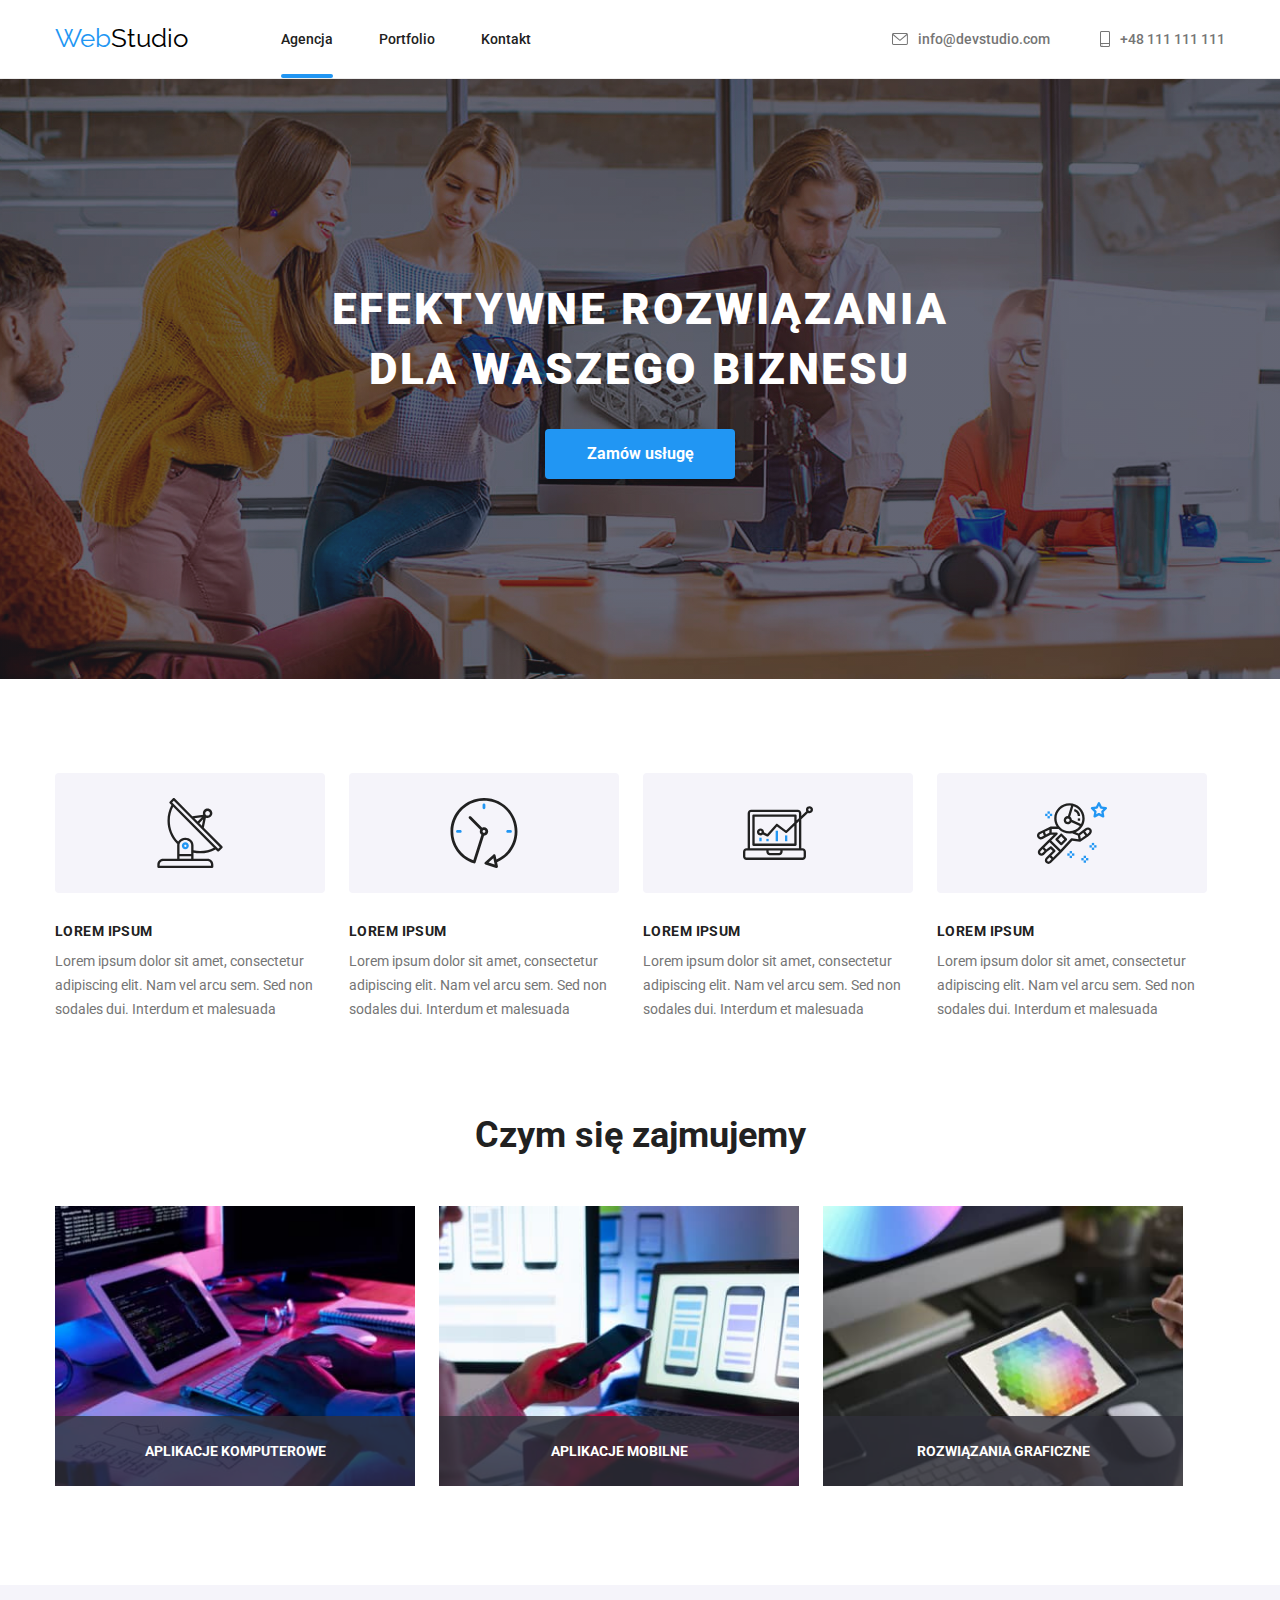
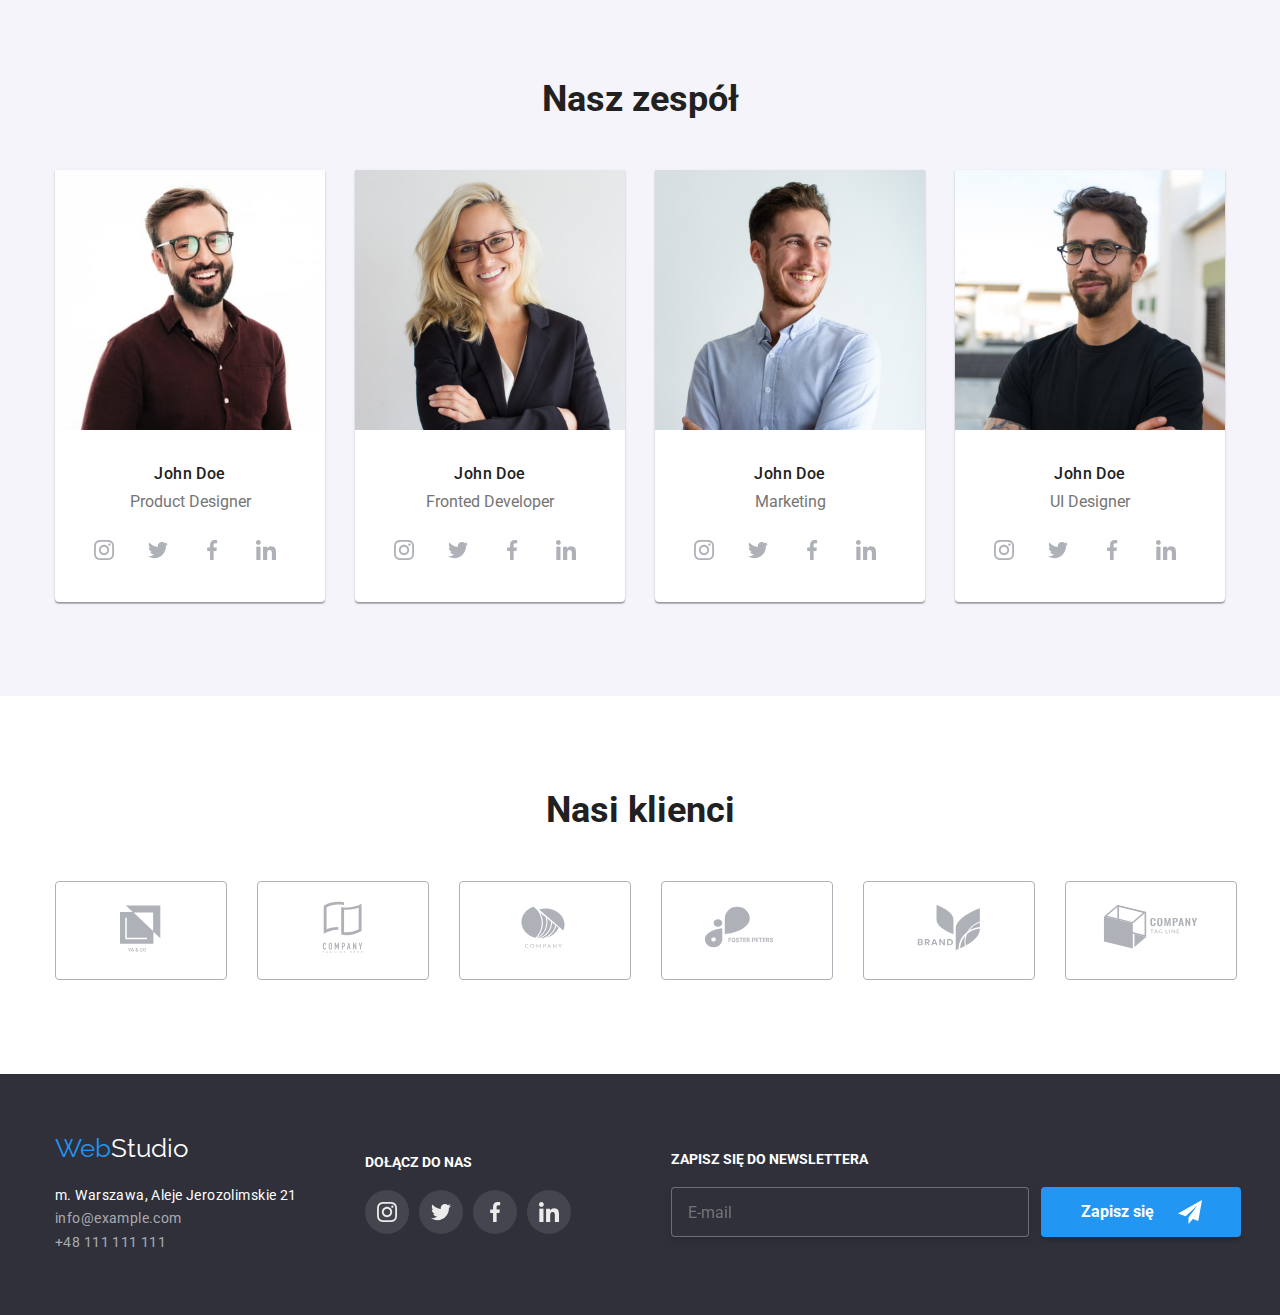
<file: index.html>
<!DOCTYPE html>
<html lang="pl">

<head>
	<meta charset="UTF-8" />
	<meta http-equiv="X-UA-Compatible" content="IE=edge" />
	<meta name="viewport" content="width=, initial-scale=1.0" />
	<title>HM2- Main Page</title>
	<link rel="preconnect" href="https://fonts.googleapis.com" />
	<link rel="preconnect" href="https://fonts.gstatic.com" crossorigin />
	<link
		href="https://fonts.googleapis.com/css2?family=Raleway:wght@700&family=Roboto:wght@400;500;700;900&display=swap"
		rel="stylesheet" />
	<link rel="stylesheet" href="https://cdnjs.cloudflare.com/ajax/libs/modern-normalize/1.1.0/modern-normalize.min.css"
		integrity="sha512-wpPYUAdjBVSE4KJnH1VR1HeZfpl1ub8YT/NKx4PuQ5NmX2tKuGu6U/JRp5y+Y8XG2tV+wKQpNHVUX03MfMFn9Q=="
		crossorigin="anonymous" referrerpolicy="no-referrer" />
	<link rel="stylesheet" href="./css/modern-normalize.min.css">
	<link rel="stylesheet" href="./css/styles.css" />
</head>

<body>
	<!-- Header, nav, logo -->
	<header class="header">
		<div class="header-container container">
			<nav class="navigation">
				<a class="logo" href="index.html" title="Strona główna"><span class="blue-logo">Web</span>Studio</a>
				<ul class="nav-list">
					<li class="nav-item">
						<a class="nav-link is-active" href="#">Agencja</a>
					</li>
					<li class="nav-item">
						<a class="nav-link" href="portfolio.html">Portfolio</a>
					</li>
					<li class="nav-item">
						<a class="nav-link" href="#">Kontakt</a>
					</li>
				</ul>
			</nav>
			<ul class="contact-list">
				<li class="contact-item">
					<a class="contact-link" href="mailto:info@devstudio.com">
						<svg class="contact-icon" width="16" height="12">
							<use href="./images/icons.svg#icon-envelope"></use>
						</svg>info@devstudio.com</a>
				</li>
				<li class="contact-item">
					<a class="contact-link" href="tel:+48111111111">
						<svg class="contact-icon" width="10" height="16">
							<use href="./images/icons.svg#icon-smartphone"></use>
						</svg>+48 111 111 111</a>
				</li>
			</ul>
		</div>
	</header>
	<!-- Hero -->
	<main class="main">
		<section class="hero section">
			<div class="hero-content">
				<h1 class="hero-title">
					EFEKTYWNE ROZWIĄZANIA<br/>
					DLA WASZEGO BIZNESU
				</h1>
				<button type="button" class="btn-hero" data-modal-open>Zamów usługę</button>
			</div>
		</section>
		<!-- Section lorem -->
		<section class="lorem container">
			<ul class="lorem-list">
				<li class="lorem-item">
					<div class="lorem-box">
						<svg width="70" height="70">
							<use href="./images/icons.svg#icon-antenna"></use>
						</svg>
					</div>
					<h3 class="lorem-title">LOREM IPSUM</h3>
					<p class="lorem-text">
						Lorem ipsum dolor sit amet, consectetur adipiscing elit. Nam vel
						arcu sem. Sed non sodales dui. Interdum et malesuada
					</p>
				</li>
				<li class="lorem-item">
					<div class="lorem-box">
						<svg width="70" height="70">
							<use href="./images/icons.svg#icon-clock"></use>
						</svg>
					</div>
					<h3 class="lorem-title">LOREM IPSUM</h3>
					<p class="lorem-text">
						Lorem ipsum dolor sit amet, consectetur adipiscing elit. Nam vel
						arcu sem. Sed non sodales dui. Interdum et malesuada
					</p>
				</li>
				<li class="lorem-item">
					<div class="lorem-box">
						<svg width="70" height="70">
							<use href="./images/icons.svg#icon-diagram"></use>
						</svg>
					</div>
					<h3 class="lorem-title">LOREM IPSUM</h3>
					<p class="lorem-text">
						Lorem ipsum dolor sit amet, consectetur adipiscing elit. Nam vel
						arcu sem. Sed non sodales dui. Interdum et malesuada
					</p>
				</li>
				<li class="lorem-item">
					<div class="lorem-box">
						<svg width="70" height="70">
							<use href="./images/icons.svg#icon-astronaut"></use>
						</svg>
					</div>
					<h3 class="lorem-title">LOREM IPSUM</h3>
					<p class="lorem-text">
						Lorem ipsum dolor sit amet, consectetur adipiscing elit. Nam vel
						arcu sem. Sed non sodales dui. Interdum et malesuada
					</p>
				</li>
			</ul>
		</section>
		<!-- our Job offer  -->
		<section class="offer container">
			<h2 class="offer-title">Czym się zajmujemy</h2>
			<ul class="offer-list">
				<li class="offer-item">
					<img src="./images/ourJob/biuro1.jpg" alt="zajęcie1" title="zajęcie1" width="360" height="280" />
					<p class="offer-description">Aplikacje komputerowe</p>
				</li>
				<li class="offer-item">
					<img src="./images/ourJob/biuro2.jpg" alt="zajęcie2" title="zajęcie2" width="360" height="280" />
					<p class="offer-description">Aplikacje mobilne</p>
				</li>
				<li class="offer-item">
					<img src="./images/ourJob/biuro3.jpg" alt="zajęcie3" title="zajęcie3" width="360" height="280" />
					<p class="offer-description">Rozwiązania graficzne</p>
				</li>
			</ul>
		</section>
		<!-- ourTeam -->
		<section class="team">
			<h2 class="team-title">Nasz zespół</h2>
			<ul class="team-list">
				<li class="team-item">
					<figure class="team-photo">
						<img src="./images/ourTeam/osoba1.jpg" alt="John Doe" title="John Doe" width="270"
							height="260" />
						<figcaption class="team-description">
							<h3 class="team-person">John Doe</h3>
							<p class="team-person-work">Product Designer</p>
							<div class="team-social-icons">
								<a href="#" class="team-social-link" target="blank">
									<svg class="team-social-icon" width="20" height="20">
										<use href="./images/icons.svg#icon-social-instagram"></use>
									</svg></a>
								<a href="#" class="team-social-link" target="blank">
									<svg class="team-social-icon" width="20" height="20">
										<use href="./images/icons.svg#icon-social-twitter"></use>
									</svg></a>
								<a href="#" class="team-social-link" target="blank">
									<svg class="team-social-icon" width="20" height="20">
										<use href="./images/icons.svg#icon-social-fb"></use>
									</svg></a>
								<a href="#" class="team-social-link" target="blank">
									<svg class="team-social-icon" width="20" height="20">
										<use href="./images/icons.svg#icon-social-linkedin"></use>
									</svg></a>
							</div>
						</figcaption>
					</figure>
				</li>
				<li class="team-item">
					<figure class="team-photo">
						<img src="./images/ourTeam/osoba2.jpg" alt="John Doe" title="John Doe" width="270"
							height="260" />
						<figcaption class="team-description">
							<h3 class="team-person">John Doe</h3>
							<p class="team-person-work">Fronted Developer</p>
							<div class="team-social-icons">
								<a href="#" class="team-social-link" target="blank">
									<svg class="team-social-icon" width="20" height="20">
										<use href="./images/icons.svg#icon-social-instagram"></use>
									</svg></a>
								<a href="#" class="team-social-link" target="blank">
									<svg class="team-social-icon" width="20" height="20">
										<use href="./images/icons.svg#icon-social-twitter"></use>
									</svg></a>
								<a href="#" class="team-social-link" target="blank">
									<svg class="team-social-icon" width="20" height="20">
										<use href="./images/icons.svg#icon-social-fb"></use>
									</svg></a>
								<a href="#" class="team-social-link" target="blank">
									<svg class="team-social-icon" width="20" height="20">
										<use href="images/icons.svg#icon-social-linkedin"></use>
									</svg></a>
							</div>
						</figcaption>
					</figure>
				</li>
				<li class="team-item">
					<figure class="team-photo">
						<img src="./images/ourTeam/osoba3.jpg" alt="John Doe" title="John Doe" width="270"
							height="260" />
						<figcaption class="team-description">
							<h3 class="team-person">John Doe</h3>
							<p class="team-person-work">Marketing</p>
							<div class="team-social-icons">
								<a href="#" class="team-social-link" target="blank">
									<svg class="team-social-icon" width="20" height="20">
										<use href="./images/icons.svg#icon-social-instagram"></use>
									</svg></a>
								<a href="#" class="team-social-link" target="blank">
									<svg class="team-social-icon" width="20" height="20">
										<use href="./images/icons.svg#icon-social-twitter"></use>
									</svg></a>
								<a href="#" class="team-social-link" target="blank">
									<svg class="team-social-icon" width="20" height="20">
										<use href="./images/icons.svg#icon-social-fb"></use>
									</svg></a>
								<a href="#" class="team-social-link" target="blank">
									<svg class="team-social-icon" width="20" height="20">
										<use href="./images/icons.svg#icon-social-linkedin"></use>
									</svg></a>
							</div>
						</figcaption>
					</figure>
				</li>
				<li class="team-item">
					<figure class="team-photo">
						<img src="./images/ourTeam/osoba4.jpg" alt="John Doe" title="John Doe" width="270"
							height="260" />
						<figcaption class="team-description">
							<h3 class="team-person">John Doe</h3>
							<p class="team-person-work">UI Designer</p>
							<div class="team-social-icons">
								<a href="#" class="team-social-link" target="blank">
									<svg class="team-social-icon" width="20" height="20">
										<use href="./images/icons.svg#icon-social-instagram"></use>
									</svg></a>
								<a href="#" class="team-social-link" target="blank">
									<svg class="team-social-icon" width="20" height="20">
										<use href="./images/icons.svg#icon-social-twitter"></use>
									</svg></a>
								<a href="#" class="team-social-link" target="blank">
									<svg class="team-social-icon" width="20" height="20">
										<use href="./images/icons.svg#icon-social-fb"></use>
									</svg></a>
								<a href="#" class="team-social-link" target="blank">
									<svg class="team-social-icon" width="20" height="20">
										<use href="./images/icons.svg#icon-social-linkedin"></use>
									</svg></a>
							</div>
						</figcaption>
					</figure>
				</li>
			</ul>
		</section>

		<!-- Our Clients -->
		<section class="clients container">
			<h2 class="clients-title">Nasi klienci</h2>
			<ul class="clients-list">
				<li class="clients-item"><a href="#" class="clients-link" target="_blank"><svg class="clients-icon"
							width="106" height="60">
							<use href="./images/icons.svg#icon-client1"></use>
						</svg></a></li>
				<li class="clients-item"><a href="#" class="clients-link" target="_blank"><svg class="clients-icon"
							width="106" height="60">
							<use href="./images/icons.svg#icon-client2"></use>
						</svg></a></li>
				<li class="clients-item"><a href="#" class="clients-link" target="_blank"><svg class="clients-icon"
							width="106" height="60">
							<use href="./images/icons.svg#icon-client3"></use>
						</svg></a></li>
				<li class="clients-item"><a href="#" class="clients-link" target="_blank"><svg class="clients-icon"
							width="106" height="60">
							<use href="./images/icons.svg#icon-client4"></use>
						</svg></a></li>
				<li class="clients-item"><a href="#" class="clients-link" target="_blank"><svg class="clients-icon"
							width="106" height="60">
							<use href="./images/icons.svg#icon-client5"></use>
						</svg></a></li>
				<li class="clients-item"><a href="#" class="clients-link" target="_blank"><svg class="clients-icon"
							width="106" height="60">
							<use href="./images/icons.svg#icon-client6"></use>
						</svg></a></li>
			</ul>
		</section>

		<!-- Footer adress -->
		<footer class="footer">
			<div class="footer-box container">
				<div class="footer-content">
					<a class="logo" href="index.html" title="Strona główna"><span class="blue-logo">Web</span>Studio</a>
					<address>
						<ul class="address-list">
							<li class="address-item">m. Warszawa, Aleje Jerozolimskie 21</li>
							<li class="address-item">
								<a class="address-link" href="mailto:info@example.com">info@example.com</a>
							</li>
							<li class="address-item">
								<a class="address-link" href="tel:+48111111111">+48 111 111 111</a>
							</li>
						</ul>
					</address>
				</div>
				<!-- Footer social -->
				<div class="footer-social">
					<p>Dołącz do nas</p>
					<ul class="footer-social-list">
						<li class="footer-social-item">
							<a href="#" class="footer-social-link" target="_blank"><svg class="footer-social-icon"
									width="20" height="20">
									<use href="./images/icons.svg#icon-social-instagram"></use>
								</svg></a>
						</li>
						<li class="footer-social-item">
							<a href="#" class="footer-social-link" target="_blank"><svg class="footer-social-icon"
									width="20" height="20">
									<use href="./images/icons.svg#icon-social-twitter"></use>
								</svg></a>
						</li>
						<li class="footer-social-item">
							<a href="#" class="footer-social-link" target="_blank"><svg class="footer-social-icon"
									width="20" height="20">
									<use href="./images/icons.svg#icon-social-fb"></use>
								</svg></a>
						</li>
						<li class="footer-social-item">
							<a href="#" class="footer-social-link" target="_blank"><svg class="footer-social-icon"
									width="20" height="20">
									<use href="./images/icons.svg#icon-social-linkedin"></use>
								</svg></a>
						</li>
					</ul>
				</div>

				<!-- Footer form -->
				<div class="footer-newsletter">
					<p>Zapisz się do newslettera</p>
					<form name="newesletter-form" class="newsletter-form">
						<label>
							<input class="newsletter-input" type="email" name="newsletter-email" placeholder="E-mail" />
						</label>
						<button class="newsletter-btn" type="submit"><span>Zapisz się</span><svg
								class="footer-icon-newsletter" width="24" height="24">
								<use href="images/icons.svg#icon-iconSend"></use>
							</svg></button>
					</form>
				</div>
			</div>
		</footer>

		<!-- Modal Window -->
		<div class="backdrop is-hidden" data-modal>
			<div class="modal">
				<button class="modal-btn-close" data-modal-close>&times;</button>
				<p class="modal-title">Zostaw swoje dane w formularzu poniżej</p>
				<form name="contact-form" class="modal-form">
					<label class="modal-form-label">
						<svg class="modal-form-icon" width="20" height="20">
							<use href="images/icons.svg#icon-personForm"></use>
						</svg>
						Imię
						<input type="text" name="contact-name" class="modal-form-input" />
					</label>
					<label class="modal-form-label">
						<svg class="modal-form-icon" width="20" height="20">
							<use href="images/icons.svg#icon-phoneForm"></use>
						</svg>
						Telefon
						<input type="tel" name="contact-phone" class="modal-form-input" />
					</label>
					<label class="modal-form-label">
						<svg class="modal-form-icon" width="20" height="20">
							<use href="images/icons.svg#icon-emailForm"></use>
						</svg>
						Email
						<input type="email" name="contact-email" class="modal-form-input" />
					</label>
					<label class="modal-form-label">Komentarz
						<textarea name="contact-comment" placeholder="Wprowadź tekst"
							class="modal-form-input modal-form-textarea"></textarea>
					</label>
					<label class="modal-form-check">
						<input type="checkbox" name="accept-rules" value="accept-rules" />
						Oświadczam iż akceptuję <a href="#" target="_top" class="modal-link">Regulamin</a> i
						<a href="#" target="_top" class="modal-link">Politykę Prywatności</a>.
					</label>
					<button type="submit" class="modal-form-btn">Wyślij</button>
				</form>
			</div>
		</div>
		<script src="./js/modal.js"></script>
</body>

</html>
</file>
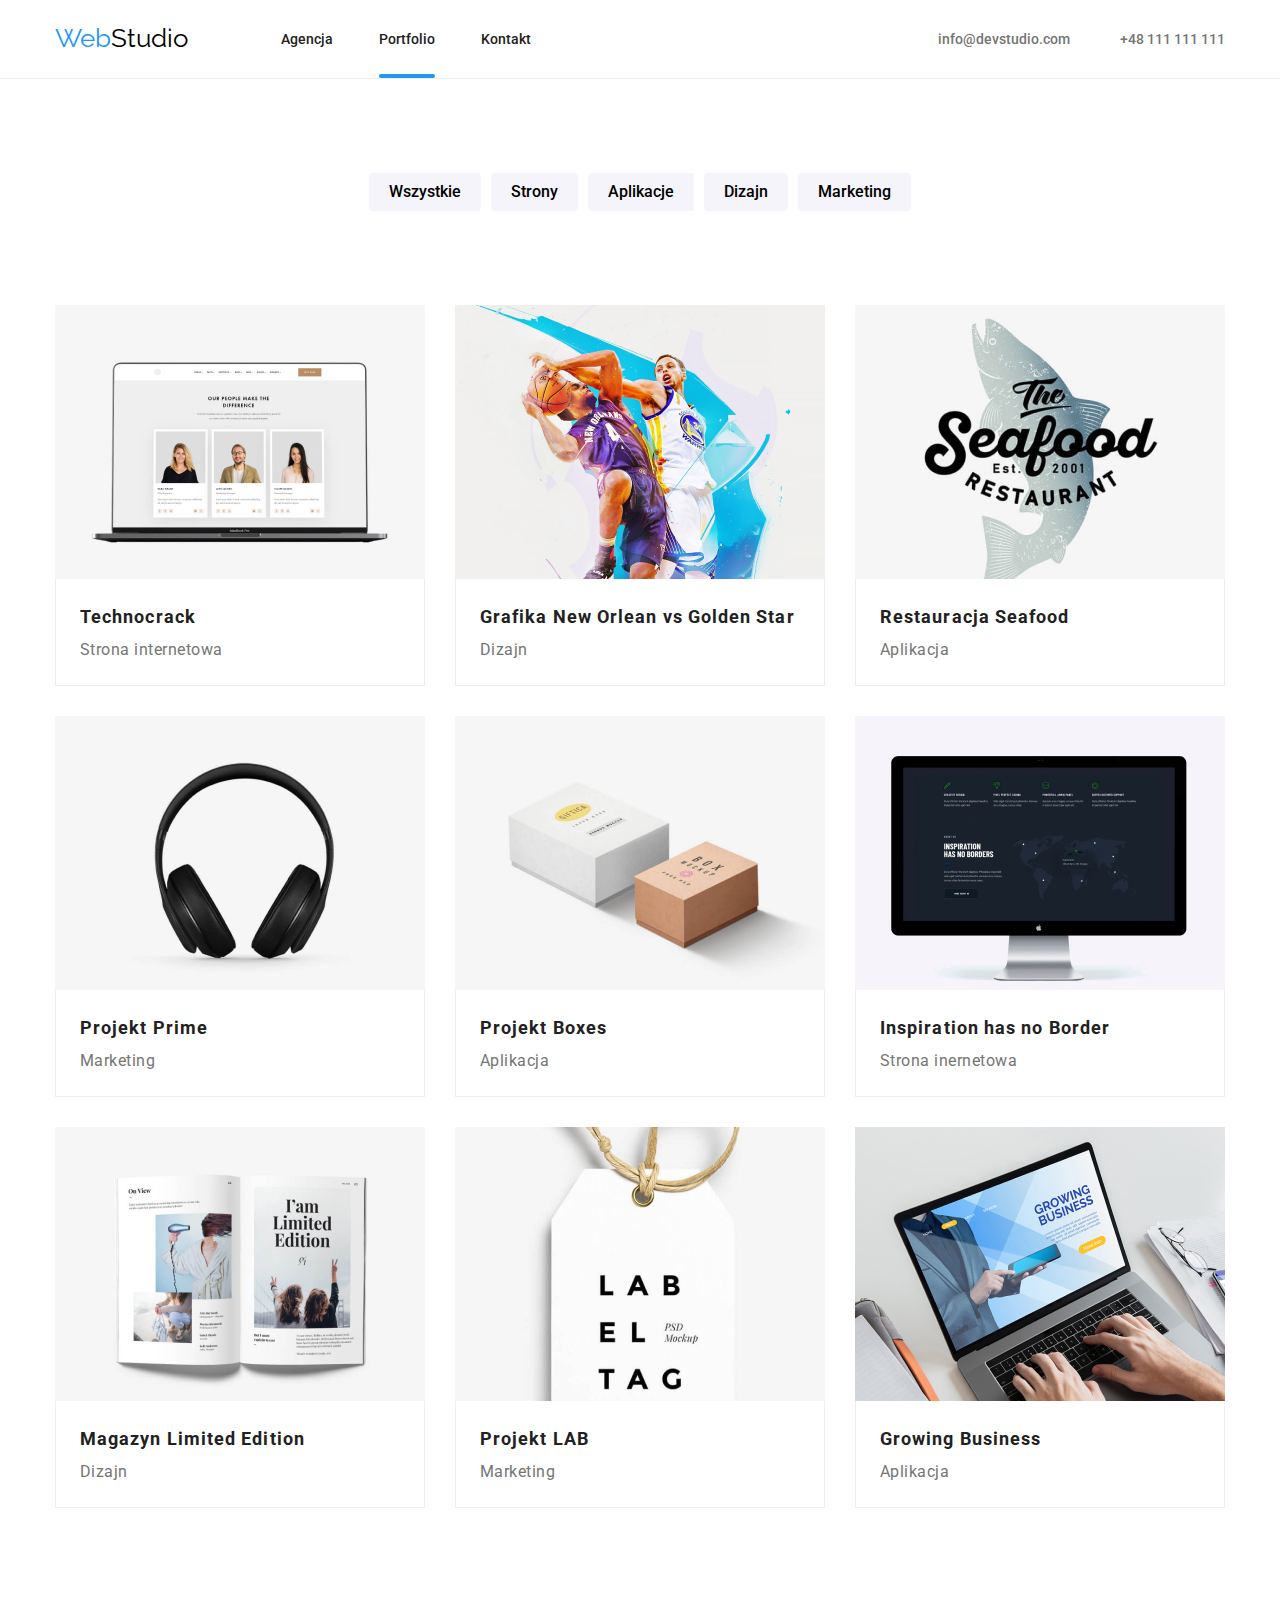
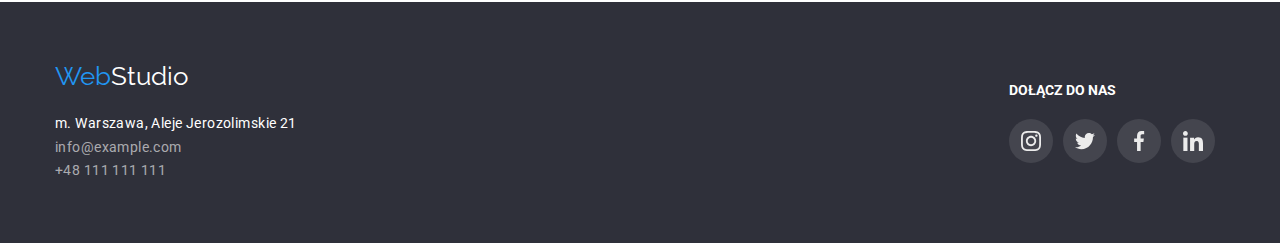
<file: portfolio.html>
<!DOCTYPE html>
<html lang="en">

<head>
	<meta charset="UTF-8" />
	<meta http-equiv="X-UA-Compatible" content="IE=edge" />
	<meta name="viewport" content="width=device-width, initial-scale=1.0" />
	<link rel="preconnect" href="https://fonts.googleapis.com" />
	<link rel="preconnect" href="https://fonts.gstatic.com" crossorigin />
	<link
		href="https://fonts.googleapis.com/css2?family=Raleway:wght@700&family=Roboto:wght@400;500;700;900&display=swap"
		rel="stylesheet" />
	<link rel="stylesheet" href="https://cdnjs.cloudflare.com/ajax/libs/modern-normalize/1.1.0/modern-normalize.min.css"
		integrity="sha512-wpPYUAdjBVSE4KJnH1VR1HeZfpl1ub8YT/NKx4PuQ5NmX2tKuGu6U/JRp5y+Y8XG2tV+wKQpNHVUX03MfMFn9Q=="
		crossorigin="anonymous" referrerpolicy="no-referrer" />
	<link rel="stylesheet" href="./css/modern-normalize.min.css" />
	<link rel="stylesheet" href="./css/styles.css" />
	<title>Portfolio</title>
</head>

<body>
	<!-- Nagłowek, nav, logo -->
	<header class="header">
		<div class="header-container container">
			<nav class="navigation">
				<a class="logo" href="index.html" title="Strona główna"><span class="blue-logo">Web</span>Studio</a>
				<ul class="nav-list">
					<li class="nav-item">
						<a class="nav-link" href="index.html">Agencja</a>
					</li>
					<li class="nav-item">
						<a class="nav-link is-active" href="portfolio.html">Portfolio</a>
					</li>
					<li class="nav-item">
						<a class="nav-link" href="#">Kontakt</a>
					</li>
				</ul>
			</nav>
			<ul class="contact-list">
				<li class="contact-item">
					<a class="contact-link" href="mailto:info@devstudio.com">info@devstudio.com</a>
				</li>
				<li class="contact-item">
					<a class="contact-link" href="tel:+48111111111">+48 111 111 111</a>
				</li>
			</ul>
		</div>
	</header>
	<!-- Main -->
	<main>
		<!-- Portfolio menu -->
		<section class="portfolio-menu container">
			<ul class="portfolio-menu-list">
				<li class="portfolio-menu-item">
					<button type="button" class="btn-submenu">Wszystkie</button>
				</li>
				<li class="portfolio-menu-item">
					<button type="button" class="btn-submenu">Strony</button>
				</li>
				<li class="portfolio-menu-item">
					<button type="button" class="btn-submenu">Aplikacje</button>
				</li>
				<li class="portfolio-menu-item">
					<button type="button" class="btn-submenu">Dizajn</button>
				</li>
				<li class="portfolio-menu-item">
					<button type="button" class="btn-submenu">Marketing</button>
				</li>
			</ul>
		</section>
		<!-- Our SKills  -->
		<section class="skills container">
			<ul class="skills-list">
				<li class="skills-item">
					<figure class="skills-photo">
						<div class="skills-box">
							<img src="./images/ourSkills/skill1.jpg" alt="technocrack" width="370" height="294" />
							<div class="skills-photo-overlay">
								<p>
									Technocrack jest popularną platformą wykorzystywaną do rozpowszechniania
									koronawirusa. Firmy wykorzystują tę platformę do celów szpiegowskich i ataków na
									niezabezpieczone serwery konkurencji.
								</p>
							</div>
						</div>
						<figcaption class="skills-description">
							<h3 class="skills-name">Technocrack</h3>
							<p class="skills-description-text">Strona internetowa</p>
						</figcaption>
					</figure>
				</li>
				<li class="skills-item">
					<figure class="skills-photo">
						<div class="skills-box">
							<img src="./images/ourSkills/skill2.jpg" alt="grafikaNewOrlean" width="370" height="294" />
							<div class="skills-photo-overlay">
								<p>
									Lorem ipsum dolor sit amet consectetur adipisicing elit. Molestias laboriosam odio
									vero
									cum, inventore expedita ratione consequuntur facere deleniti ex? Exercitationem id
									possimus consequatur vero!
								</p>
							</div>
						</div>
						<figcaption class="skills-description">
							<h3 class="skills-name">Grafika New Orlean vs Golden Star</h3>
							<p class="skills-description-text">Dizajn</p>
						</figcaption>
					</figure>
				</li>
				<li class="skills-item">
					<figure class="skills-photo">
						<div class="skills-box">
							<img src="./images/ourSkills/skill3.jpg" alt="restauracja" width="370" height="294" />
							<div class="skills-photo-overlay">
								<p>
									Lorem ipsum dolor sit amet consectetur adipisicing elit. Molestias laboriosam odio
									vero
									cum, inventore expedita ratione consequuntur facere deleniti ex? Exercitationem id
									possimus consequatur vero!
								</p>
							</div>
						</div>
						<figcaption class="skills-description">
							<h3 class="skills-name">Restauracja Seafood</h3>
							<p class="skills-description-text">Aplikacja</p>
						</figcaption>
					</figure>
				</li>
				<li class="skills-item">
					<figure class="skills-photo">
						<div class="skills-box">
							<img src="./images/ourSkills/skill4.jpg" alt="sluchawki" width="370" height="294" />
							<div class="skills-photo-overlay">
								<p>
									Lorem ipsum dolor sit amet consectetur adipisicing elit. Molestias laboriosam odio
									vero
									cum, inventore expedita ratione consequuntur facere deleniti ex? Exercitationem id
									possimus consequatur vero!
								</p>
							</div>
						</div>
						<figcaption class="skills-description">
							<h3 class="skills-name">Projekt Prime</h3>
							<p class="skills-description-text">Marketing</p>
						</figcaption>
					</figure>
				</li>
				<li class="skills-item">
					<figure class="skills-photo">
						<div class="skills-box">
							<img src="./images/ourSkills/skill5.jpg" alt="boxes" width="370" height="294" />
							<div class="skills-photo-overlay">
								<p>
									Lorem ipsum dolor sit amet consectetur adipisicing elit. Molestias laboriosam odio
									vero
									cum, inventore expedita ratione consequuntur facere deleniti ex? Exercitationem id
									possimus consequatur vero!
								</p>
							</div>
						</div>
						<figcaption class="skills-description">
							<h3 class="skills-name">Projekt Boxes</h3>
							<p class="skills-description-text">Aplikacja</p>
						</figcaption>
					</figure>
				</li>
				<li class="skills-item">
					<figure class="skills-photo">
						<div class="skills-box">
							<img src="./images/ourSkills/skill6.jpg" alt="monitor" width="370" height="294" />
							<div class="skills-photo-overlay">
								<p>
									Lorem ipsum dolor sit amet consectetur adipisicing elit. Molestias laboriosam odio
									vero
									cum, inventore expedita ratione consequuntur facere deleniti ex? Exercitationem id
									possimus consequatur vero!
								</p>
							</div>
						</div>
						<figcaption class="skills-description">
							<h3 class="skills-name">Inspiration has no Border</h3>
							<p class="skills-description-text">Strona inernetowa</p>
						</figcaption>
					</figure>
				</li>
				<li class="skills-item">
					<figure class="skills-photo">
						<div class="skills-box">
							<img src="./images/ourSkills/skill7.jpg" alt="book" width="370" height="294" />
							<div class="skills-photo-overlay">
								<p>
									Lorem ipsum dolor sit amet consectetur adipisicing elit. Molestias laboriosam odio
									vero
									cum, inventore expedita ratione consequuntur facere deleniti ex? Exercitationem id
									possimus consequatur vero!
								</p>
							</div>
						</div>
						<figcaption class="skills-description">
							<h3 class="skills-name">Magazyn Limited Edition</h3>
							<p class="skills-description-text">Dizajn</p>
						</figcaption>
					</figure>
				</li>
				<li class="skills-item">
					<figure class="skills-photo">
						<div class="skills-box">
							<img src="./images/ourSkills/skill8.jpg" alt="projektlab" width="370" height="294" />
							<div class="skills-photo-overlay">
								<p>
									Lorem ipsum dolor sit amet consectetur adipisicing elit. Molestias laboriosam odio
									vero
									cum, inventore expedita ratione consequuntur facere deleniti ex? Exercitationem id
									possimus consequatur vero!
								</p>
							</div>
						</div>
						<figcaption class="skills-description">
							<h3 class="skills-name">Projekt LAB</h3>
							<p class="skills-description-text">Marketing</p>
						</figcaption>
					</figure>
				</li>
				<li class="skills-item">
					<figure class="skills-photo">
						<div class="skills-box">
							<img src="./images/ourSkills/skill9.jpg" alt="mac" width="370" height="294" />
							<div class="skills-photo-overlay">
								<p>
									Lorem ipsum dolor sit amet consectetur adipisicing elit. Molestias laboriosam odio
									vero
									cum, inventore expedita ratione consequuntur facere deleniti ex? Exercitationem id
									possimus consequatur vero!
								</p>
							</div>
						</div>
						<figcaption class="skills-description">
							<h3 class="skills-name">Growing Business</h3>
							<p class="skills-description-text">Aplikacja</p>
						</figcaption>
					</figure>
				</li>
			</ul>
		</section>
	</main>
	<!-- Footer -->
	<footer class="footer">
		<div class="footer-box container">
			<div class="footer-content">
				<a class="logo" href="index.html" title="Strona główna"><span class="blue-logo">Web</span>Studio</a>
				<address>
					<ul class="address-list">
						<li class="address-item">m. Warszawa, Aleje Jerozolimskie 21</li>
						<li class="address-item">
							<a class="address-link" href="mailto:info@example.com">info@example.com</a>
						</li>
						<li class="address-item">
							<a class="address-link" href="tel:+48111111111">+48 111 111 111</a>
						</li>
					</ul>
				</address>
			</div>
			<div class="footer-social">
				<p>Dołącz do nas</p>
				<ul class="footer-social-list">
					<li class="footer-social-item">
						<a href="#" class="footer-social-link" target="_blank"><svg class="footer-social-icon"
								width="20" height="20">
								<use href="./images/icons.svg#icon-social-instagram"></use>
							</svg></a>
					</li>
					<li class="footer-social-item">
						<a href="#" class="footer-social-link" target="_blank"><svg class="footer-social-icon"
								width="20" height="20">
								<use href="./images/icons.svg#icon-social-twitter"></use>
							</svg></a>
					</li>
					<li class="footer-social-item">
						<a href="#" class="footer-social-link" target="_blank"><svg class="footer-social-icon"
								width="20" height="20">
								<use href="./images/icons.svg#icon-social-fb"></use>
							</svg></a>
					</li>
					<li class="footer-social-item">
						<a href="#" class="footer-social-link" target="_blank"><svg class="footer-social-icon"
								width="20" height="20">
								<use href="./images/icons.svg#icon-social-linkedin"></use>
							</svg></a>
					</li>
				</ul>
			</div>
		</div>
	</footer>
</body>
</html>
</file>
<file: css/styles.css>
/* zmienne */

:root {
	--color-font-first: #212121;
	--color-font-second: #757575;
	--color-font-third: #2196f3;
	--color-bcg-first: #fff;
	--color-bcg-second: #2f303a;
	--color-frame-first: #afb1b8;
	--border-radius-default: 4px;
}

* {
	box-sizing: border-box;
	margin: 0;
	padding: 0;
}

body {
	background-color: var(--color-bcg-first);
	font-family: 'Roboto', sans-serif;
	color: var(--color-font-first);
}

.container {
	width: 100%;
	max-width: 1200px;
	margin: auto;
	padding: 0 15px;
}

/* Header, nav, logo */

.header-container {
	padding-top: 24px;
	padding-bottom: 24px;
	display: flex;
	justify-content: space-between;
	align-items: center;
}
.header {
	border-bottom: #ececec solid 1px;
}

.is-active {
	position: relative;
	color: var(--color-font-third);
}

.is-active::after {
	content: '';
	position: absolute;
	display: block;
	top: 43px;
	width: 100%;
	height: 4px;
	background-color: var(--color-font-third);
	border-radius: 2px;
}

.navigation {
	display: flex;
}

.logo {
	margin-right: 93px;
	font-family: 'Raleway', sans-serif;
	font-size: 26px;
	color: #000;
	text-decoration: none;
}

.blue-logo {
	color: var(--color-font-third);
}

.nav-list {
	display: flex;
	align-items: center;
	flex-wrap: wrap;
	list-style-type: none;
}

.nav-link {
	text-decoration: none;
	font-size: 14px;
	font-weight: 500;
	color: var(--color-font-first);
}
.nav-item {
	margin-right: 46px;
	display: inline;
}

.nav-link:hover,
.nav-link:focus,
.nav-link:active {
	color: var(--color-font-third);
}

.contact-item {
	display: inline;
	margin-right: 50px;
}

.contact-item:last-child {
	margin-right: 0;
}

.contact-list {
	display: flex;
	align-items: center;
	list-style-type: none;
}

.contact-link {
	display: flex;
	align-items: center;
	color: var(--color-font-second);
	text-decoration: none;
	font-size: 14px;
	font-weight: 500;
}

.contact-link:hover,
.contact-link:focus,
.contact-link:active {
	color: var(--color-font-third);
}

.contact-icon {
	margin-right: 10px;
	fill: var(--color-font-second);
}
.contact-link:hover svg {
	fill: #2196f3;
}

/* Hero */

.hero {
	background-color: var(--color-bcg-second);
	background-image: linear-gradient(rgba(47, 48, 58, 0.4), rgba(47, 48, 58, 0.4)), url(../images/hero-bcg.jpg);
	background-position: center;
	background-repeat: no-repeat;
	display: flex;
	flex-direction: column;
	padding-top: 200px;
	padding-bottom: 200px;
	display: flex;
	justify-content: center;
	align-items: center;
	text-align: center;
}

.hero-title {
	color: var(--color-bcg-first);
	text-transform: uppercase;
	font-size: 44px;
	font-weight: 900;
	line-height: 60px;
	letter-spacing: 0.06em;
	margin-bottom: 30px;
}

.btn-hero {
	font-family: 'Roboto' sans-serif;
	color: var(--color-bcg-first);
	background-color: var(--color-font-third);
	box-shadow: 0px 4px 4px rgba(0, 0, 0, 0.15);
	border: none;
	border-radius: 4px;
	font-size: 16px;
	font-weight: 700;
	line-height: 30px;
	padding: 10px 41px 10px 42px;
	cursor: pointer;
}

.btn-hero:hover,
.btn-hero:focus,
.btn-hero:active {
	background-color: var(--color-bcg-first);
	color: var(--color-font-third);
}

/* Porfolio menu */

.portfolio-menu-list {
	margin: auto;
	padding: 94px 0 50px 0;
	padding-bottom: 94px;
	list-style: none;
	display: flex;
	justify-content: center;
	gap: 10px;
}

.btn-submenu {
	font-family: 'Roboto' sans-serif;
	text-align: center;
	background-color: #f5f4fa;
	padding: 0px 20px;
	min-height: 38px;
	font-size: 16px;
	font-weight: 500;
	border: none;
	border-radius: 4px;
	cursor: pointer;
}

.btn-submenu:hover,
.btn-submenu:focus,
.btn-submenu:active {
	background-color: var(--color-font-third);
	color: var(--color-bcg-first);
}

/* Our Skills */

.skills-box {
	position: relative;
	width: 370px;
	height: 274px;
	overflow: hidden;
}

.skills-photo-overlay {
	position: absolute;
	top: 0;
	left: 0;
	width: 100%;
	height: 100%;
	display: flex;
	align-items: center;
	background-color: rgba(33, 150, 243, 0.9);
	transform: translateY(100%);
	transition-property: transform;
	transition-duration: 250ms;
	transition-timing-function: ease;
}

.skills-item:hover .skills-photo-overlay {
	transform: translateY(0);
}

.skills-photo-overlay p {
	color: var(--color-bcg-first);
	font-size: 18px;
	line-height: 1.6;
	margin-left: 24px;
	margin-right: 24px;
}

.skills-list {
	padding-bottom: 94px;
	display: flex;
	flex-wrap: wrap;
	justify-content: space-between;
	row-gap: 30px;
	column-gap: 20px;
}

.skills-item:hover {
	cursor: pointer;
	box-shadow: 0px 1px 1px rgba(0, 0, 0, 0.12), 0px 4px 4px rgba(0, 0, 0, 0.06), 1px 4px 6px rgba(0, 0, 0, 0.16);
}

.skills-name {
	font-size: 18px;
	font-weight: 700;
	line-height: 36px;
	letter-spacing: 0.06em;
}

.skills-list {
	list-style: none;
}

.skills-description {
	border-left: 1px solid #eee;
	border-right: 1px solid #eee;
	border-bottom: 1px solid #eee;
	padding: 20px 24px;
}

.skills-description-text {
	font-size: 16px;
	font-weight: 400;
	line-height: 30px;
	letter-spacing: 0.03em;
	color: var(--color-font-second);
}

/* Section Lorem*/

.lorem {
	margin-top: 94px;
	background-color: var(--color-bcg-first);
}

.lorem-item {
	max-width: 270px;
	display: inline-block;
	margin-right: 20px;
}

.lorem-item:last-child {
	margin-right: 0;
}

.lorem-list {
	list-style: none;
}

.lorem-title {
	font-size: 14px;
	font-weight: 700;
	line-height: 16px;
	letter-spacing: 0.03em;
	margin-bottom: 10px;
}

.lorem-text {
	font-size: 14px;
	line-height: 24px;
	color: var(--color-font-second);
	letter-spacing: 3%;
}

.lorem-box {
	background-color: #f5f4fa;
	border-radius: 4px;
	padding: 25px 100px;
	display: flex;
	justify-content: center;
	align-items: center;
	margin-bottom: 30px;
}

/* ourJob offer */

.offer {
	padding-bottom: 94px;
	background-color: var(--color-bcg-first);
}

.offer-title {
	margin-top: 94px;
	margin-bottom: 50px;
	text-align: center;
	font-size: 36px;
}

.offer-list {
	list-style: none;
}
.offer-item {
	position: relative;
	display: inline-block;
	margin-right: 20px;
}

.offer-item > img {
	display: block;
}

.offer-description {
	background-color: rgba(47, 48, 58, 0.8);
	color: var(--color-bcg-first);
	text-transform: uppercase;
	font-size: 14px;
	font-weight: 700;
	padding: 27px 0;
	width: 360px;
	position: absolute;
	bottom: 0;
	text-align: center;
}

/* ourTeam */

.team-list {
	display: flex;
	justify-content: center;
	list-style: none;
}

.team {
	text-align: center;
	background-color: #f5f4fa;
	padding-top: 94px;
	padding-bottom: 94px;
	margin-bottom: 0px;
}

.team-item {
	background-color: var(--color-bcg-first);
	box-shadow: 0px 1px 3px rgba(0, 0, 0, 0.12), 0px 1px 1px rgba(0, 0, 0, 0.14), 0px 2px 1px rgba(0, 0, 0, 0.2);
	border-radius: 0px 0px 4px 4px;
	max-width: 270px;
	display: inline-block;
	margin-right: 30px;
}

.team-item:last-child {
	margin-right: 0;
}
.team-title {
	margin: 0;
	margin-bottom: 50px;
	padding: 0;
	font-size: 36px;
	font-weight: 700;
}

.team-person {
	margin-bottom: 10px;
	font-size: 16px;
	font-weight: 500;
	line-height: 19px;
	letter-spacing: 0.03em;
}

.team-person-work {
	color: var(--color-font-second);
}

.team-photo {
	margin-bottom: 30px;
}

.team-description {
	padding-top: 30px;
}

.team-social-link {
	display: flex;
	align-items: center;
	justify-content: center;
	list-style-type: none;
	border-radius: 50%;
	background-color: rgba(255, 255, 255, 0.1);
	fill: rgba(175, 177, 184, 1);
	height: 44px;
	width: 44px;
	margin-right: 10px;
}

.team-social-link:hover {
	fill: var(--color-bcg-first);
	background-color: var(--color-font-third);
}

.team-social-icons {
	display: flex;
	justify-content: center;
	margin-top: 16px;
}
/* Our Clients */

.clients {
	text-align: center;
	padding-top: 94px;
	padding-bottom: 94px;
}

.clients-title {
	margin: 0;
	margin-bottom: 50px;
	padding: 0;
	font-size: 36px;
	font-weight: 700;
}

.clients-list {
	display: flex;
	list-style: none;
}

.clients-item {
	margin-right: 30px;
	padding: 16px 32px;
	display: flex;
	justify-content: center;
	align-items: center;
	border-radius: 4px;
	border: 1px solid var(--color-frame-first);
}

.clients-item:hover {
	border: 1px solid var(--color-font-third);
}

.clients-icon {
	fill: var(--color-frame-first);
}

.clients-item:hover .clients-icon {
	fill: var(--color-font-third);
}

/* Footer adress */
.footer-box {
	display: flex;
	justify-content:space-between;
	align-items: center;
}
.footer {
	padding-top: 60px;
	padding-bottom: 60px;
	background-color: #2f303a;
}

.footer .logo {
	font-family: 'Raleway', sans-serif;
	font-size: 26px;
	color: var(--color-bcg-first);
}

.address-list {
	padding-left: 0;
	padding-top: 20px;
	width: 250px;
	list-style-type: none;
}

.address-item {
	color: var(--color-bcg-first);
	font-size: 14px;
	font-style: normal;
	line-height: 1.7em;
	letter-spacing: 0.03em;
}

.address-link {
	color: rgba(255, 255, 255, 0.6);
	text-decoration: none;
}

.address-link:hover,
.address-link:focus,
.address-link:active {
	color: var(--color-bcg-first);
}

/* Footer social */

.footer-social {
	margin-left: 60px;
}

.footer-social p {
	color: var(--color-bcg-first);
	font-size: 14px;
	font-weight: 700;
	text-transform: uppercase;
	margin-bottom: 20px;
}

.footer-social-list {
	display: flex;
	text-align: center;
	justify-content: left;
	list-style-type: none;
}

.footer-social-link {
	display: flex;
	align-items: center;
	justify-content: center;
	list-style-type: none;
	border-radius: 50%;
	background-color: rgba(255, 255, 255, 0.1);
	fill: #ececec;
	height: 44px;
	width: 44px;
	margin-right: 10px;
}

.footer-social-link:hover {
	background-color: var(--color-font-third);
}

/* Footer Form */

.footer-newsletter {
	width: 570px;
	height: 86px;
	margin-left: 90px;
}

.footer-newsletter p {
	color: var(--color-bcg-first);
	font-size: 14px;
	font-weight: 700;
	letter-spacing: 3%;
	text-transform: uppercase;
	margin-bottom: 20px;
}

.footer-label {
	margin-top: 20px;
}

.newsletter-form {
	display: flex;
	justify-content: center;
	align-items: center;
	gap: 12px;
}

.newsletter-input {
	width: 358px;
	height: 50px;
	padding: 15px 16px;
	border: 1px solid rgba(255, 255, 255, 0.3);
	background-color: #2f303a;
	border-radius: 4px;
	filter: drop-shadow(0px 4px 4px rgba(0, 0, 0, 0.15));
	transition-property: border;
	transition-duration: 250ms;
	transition-timing-function: cubic-bezier(0.4, 0, 0.2, 1);
}

.newsletter-input:hover,
.newsletter-input:focus,
.newsletter-input:active {
	color: #fff;
	border: 1px solid #2196f3;
}

.newsletter-btn {
	width: 200px;
	height: 50px;
	color: var(--color-bcg-first);
	background-color: #2196f3;
	box-shadow: 0px 4px 4px rgba(0, 0, 0, 0.15);
	border: none;
	border-radius: 4px;
	font-weight: 700;
	font-size: 16px;
	line-height: 2;
	padding-top: 10px;
	padding-bottom: 10px;
	display: flex;
	justify-content: center;
	align-items: center;
	gap: 24px;
	cursor: pointer;
}

.newsletter-btn:hover {
	text-decoration: underline;
}

.footer-icon-newsletter {
	fill: #fff;
}

/* MODAL WINDOW */

.is-hidden {
	visibility: hidden;
	pointer-events: none;
	opacity: 0;
}

.backdrop {
	position: fixed;
	left: 0;
	top: 0;
	width: 100%;
	height: 100%;
	background-color: rgba(0, 0, 0, 0.5);
}

.modal {
	position: absolute;
	top: 50%;
	left: 50%;
	width: 528px;
	padding: 40px;
	min-height: 581px;
	background-color: var(--color-bcg-first);
	box-shadow: 0px 1px 3px rgba(0, 0, 0, 0.12), 0px 1px 1px rgba(0, 0, 0, 0.14), 0px 2px 1px rgba(0, 0, 0, 0.2);
	border-radius: 4px;
	transform: translate(-50%, -50%) scale(1);
	transition-property: transform;
	transition-duration: 1s;
	transition-timing-function: ease;
}

.backdrop.is-hidden .modal {
	transform: translate(-50%, -50%) scale(0.4);
}

.modal-btn-close {
	position: absolute;
	top: 8px;
	right: 8px;
	width: 30px;
	height: 30px;
	font-size: 20px;
	transition: 0.3s;
	border: 1px solid rgba(0, 0, 0, 0.1);
	background-color: var(--color-bcg-first);
	border-radius: 50%;
	cursor: pointer;
}

.modal-btn-close:hover {
	background-color: rgba(33, 150, 243, 0.7);
}

/* .modal-form {
	display: flex;
	flex-direction: column;
} */

.modal-form-label {
	display: block;
	position: relative;
	font-size: 12px;
	margin-bottom: 10px;
	color: var(--color-font-second);
}

.modal-form-input {
	display: block;
	width: 100%;
	margin: auto;
	height: 40px;
	border: 1px solid rgba(33, 33, 33, 0.2);
	border-radius: 4px;
	margin-top: 4px;
	padding-left: 40px;
	transition-property: border;
	transition-duration: 250ms;
	transition-timing-function: cubic-bezier(0.4, 0, 0.2, 1);
}

.modal p {
	margin-top: 40px;
	margin-bottom: 30px;
	font-family: 'Roboto';
	font-style: normal;
	font-weight: 700;
	font-size: 20px;
	line-height: 23px;
	text-align: center;
	letter-spacing: 0.03em;
	color: #212121;
}

.modal-form-icon {
	position: absolute;
	top: 27px;
	left: 13px;
}

.modal-form-input:hover,
.modal-form-input:active,
.modal-form-input:focus {
	border: 1px solid var(--color-font-third);
	outline: none;
}

.modal-form-label:hover svg {
	fill: #2196f3;
}

.modal-form-textarea {
	height: 120px;
	resize: none;
	padding: 12px 16px;
	font-size: 12px;
}

.modal-form-check {
	display: block;
	margin-top: 20px;
	text-align: center;
	font-size: 14px;
	line-height: 1.8;
	color: var(--color-font-second);
}

.modal-link {
	color: var(--color-font-third);
}

.modal-form-btn {
	padding: 10px 76px;
	margin: 30px 120px;
	background-color: var(--color-font-third);
	box-shadow: 0px 4px 4px rgba(0, 0, 0, 0.15);
	border-radius: 4px;
	color: var(--color-bcg-first);
	font-weight: 700;
	font-size: 16px;
	line-height: 2;
	border: none;
	cursor: pointer;
}

.modal-form-btn:hover,
.modal-form-btn:focus,
.modal-form-btn:active {
	background-color: var(--color-bcg-first);
	color: var(--color-font-third);
}
</file>
